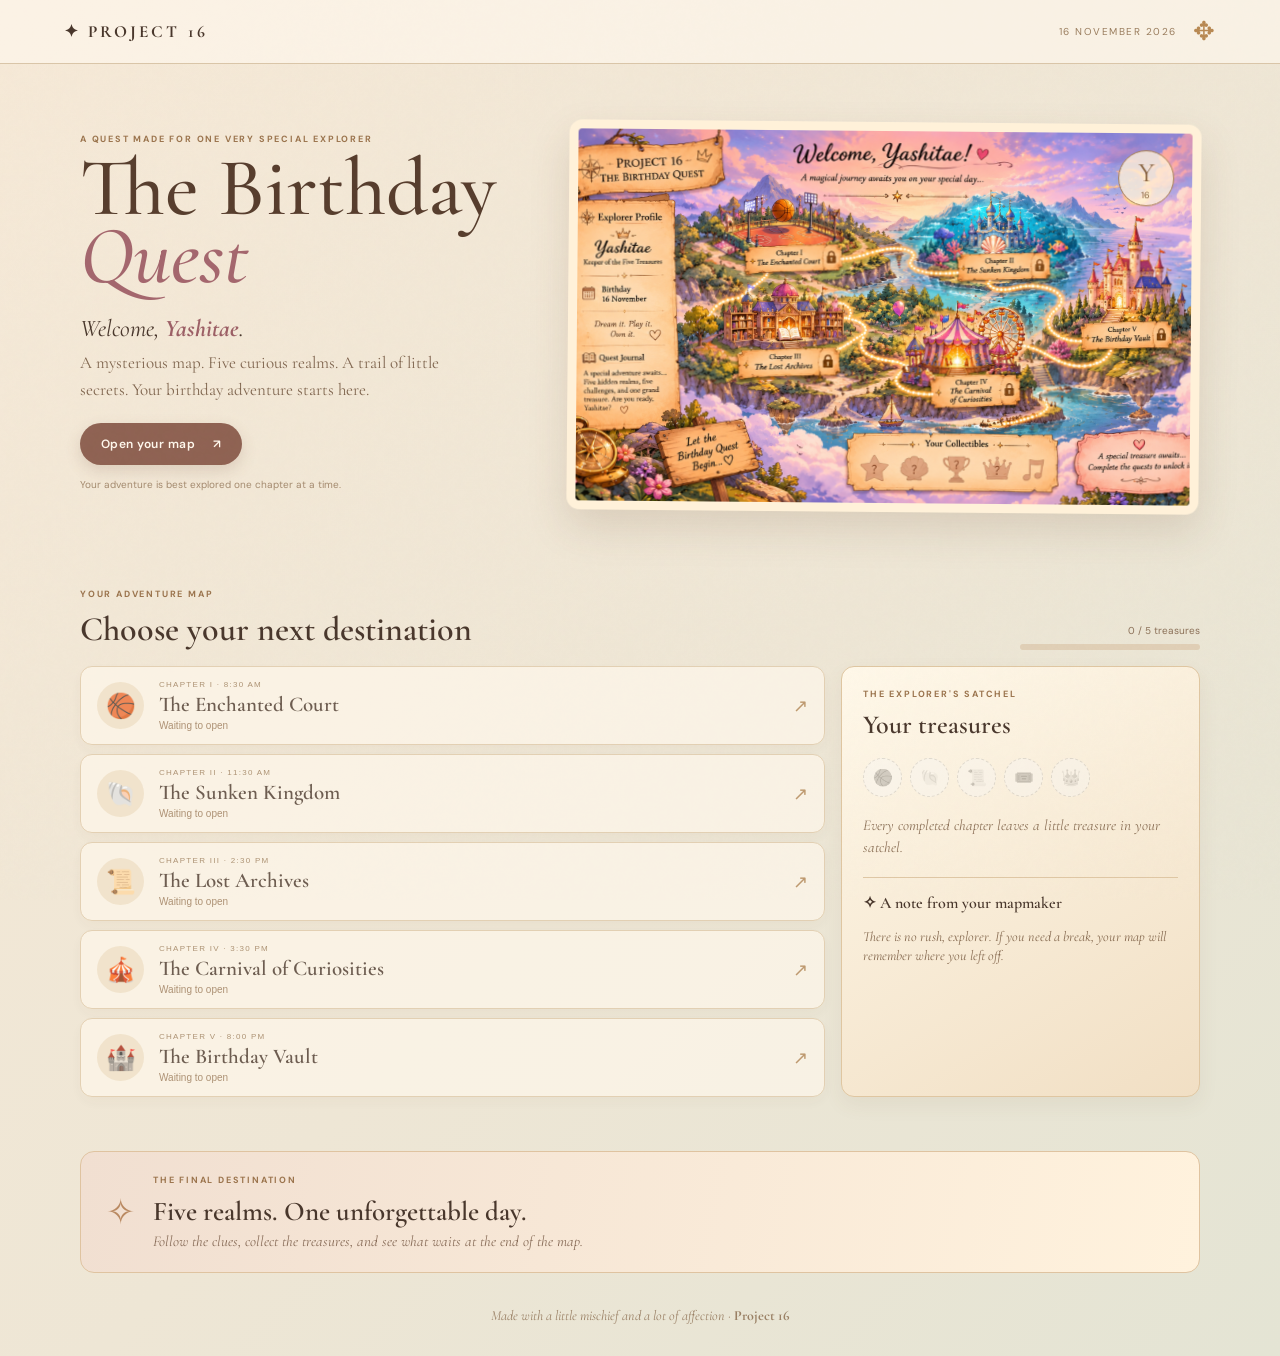
<file: index.html>
<!doctype html>
<html lang="en">
<head>
<meta charset="utf-8"><meta name="viewport" content="width=device-width,initial-scale=1">
<meta name="theme-color" content="#f5e8d3">
<title>Project 16 · The Birthday Quest</title>
<link rel="stylesheet" href="style.css">
</head>
<body>
<div class="grain"></div>
<header class="bar"><div class="brand">✦ PROJECT 16</div><div class="bar-right"><span>16 NOVEMBER 2026</span><b>✥</b></div></header>
<main>
<section class="hero">
  <div class="hero-copy">
    <p class="kicker">A QUEST MADE FOR ONE VERY SPECIAL EXPLORER</p>
    <h1>The Birthday<br><em>Quest</em></h1>
    <p class="hello">Welcome, <strong>Yashitae</strong>.</p>
    <p class="intro">A mysterious map. Five curious realms. A trail of little secrets. Your birthday adventure starts here.</p>
    <button class="primary" id="begin">Open your map <span>↗</span></button>
    <p class="tiny">Your adventure is best explored one chapter at a time.</p>
  </div>
  <div class="hero-art">
    <img src="file_0000000020a08208ab162e3a83775fb3.png" alt="Illustrated storybook treasure map" onerror="this.style.display='none'">
    <div class="art-fallback"><span>✧</span><strong>A MAP OF<br>FIVE REALMS</strong><small>Follow the stars. Find the treasure.</small></div>
    <div class="map-stamp">Y<br><small>16</small></div>
  </div>
</section>

<section class="map-section" id="map">
  <div class="section-top"><div><p class="kicker">YOUR ADVENTURE MAP</p><h2>Choose your next destination</h2></div><div class="progress"><span id="progressText">0 / 5 treasures</span><div class="track"><i id="progressFill"></i></div></div></div>
  <div class="map-layout">
    <div class="realm-list">
      <button class="realm" data-id="court"><span class="realm-emoji">🏀</span><span><small>CHAPTER I · 8:30 AM</small><b>The Enchanted Court</b><em id="status-court">Waiting to open</em></span><span class="realm-arrow">↗</span></button>
      <button class="realm" data-id="ocean"><span class="realm-emoji">🐚</span><span><small>CHAPTER II · 11:30 AM</small><b>The Sunken Kingdom</b><em id="status-ocean">Waiting to open</em></span><span class="realm-arrow">↗</span></button>
      <button class="realm" data-id="archives"><span class="realm-emoji">📜</span><span><small>CHAPTER III · 2:30 PM</small><b>The Lost Archives</b><em id="status-archives">Waiting to open</em></span><span class="realm-arrow">↗</span></button>
      <button class="realm" data-id="carnival"><span class="realm-emoji">🎪</span><span><small>CHAPTER IV · 3:30 PM</small><b>The Carnival of Curiosities</b><em id="status-carnival">Waiting to open</em></span><span class="realm-arrow">↗</span></button>
      <button class="realm" data-id="vault"><span class="realm-emoji">🏰</span><span><small>CHAPTER V · 8:00 PM</small><b>The Birthday Vault</b><em id="status-vault">Waiting to open</em></span><span class="realm-arrow">↗</span></button>
    </div>
    <aside class="inventory">
      <p class="kicker">THE EXPLORER'S SATCHEL</p><h3>Your treasures</h3>
      <div class="tokens"><span id="token-court">🏀</span><span id="token-ocean">🐚</span><span id="token-archives">📜</span><span id="token-carnival">🎟️</span><span id="token-vault">👑</span></div>
      <p>Every completed chapter leaves a little treasure in your satchel.</p>
      <div class="note"><b>✧ A note from your mapmaker</b><p>There is no rush, explorer. If you need a break, your map will remember where you left off.</p></div>
    </aside>
  </div>
</section>
<section class="footer-card"><span>✧</span><div><p class="kicker">THE FINAL DESTINATION</p><h2>Five realms. One unforgettable day.</h2><p>Follow the clues, collect the treasures, and see what waits at the end of the map.</p></div></section>
<footer>Made with a little mischief and a lot of affection · <b>Project 16</b></footer>
</main>

<div class="modal" id="modal" aria-hidden="true"><div class="dialog">
<button class="x" id="close" aria-label="Close">×</button><p class="kicker" id="modalKicker">CHAPTER</p><div class="modal-emoji" id="modalEmoji">✦</div><h2 id="modalTitle">A new adventure</h2><p class="modal-sub" id="modalSub"></p><div id="gameArea"></div><p class="modal-feedback" id="feedback"></p><button class="primary" id="continue" hidden>Collect treasure</button>
</div></div>
<div class="toast" id="toast"></div>
<div class="preview" id="preview">TEST MODE · chapters open for testing. Remove ?preview=1 before publishing.</div>
<script src="script.js?v=3"></script>
</body></html>
</file>
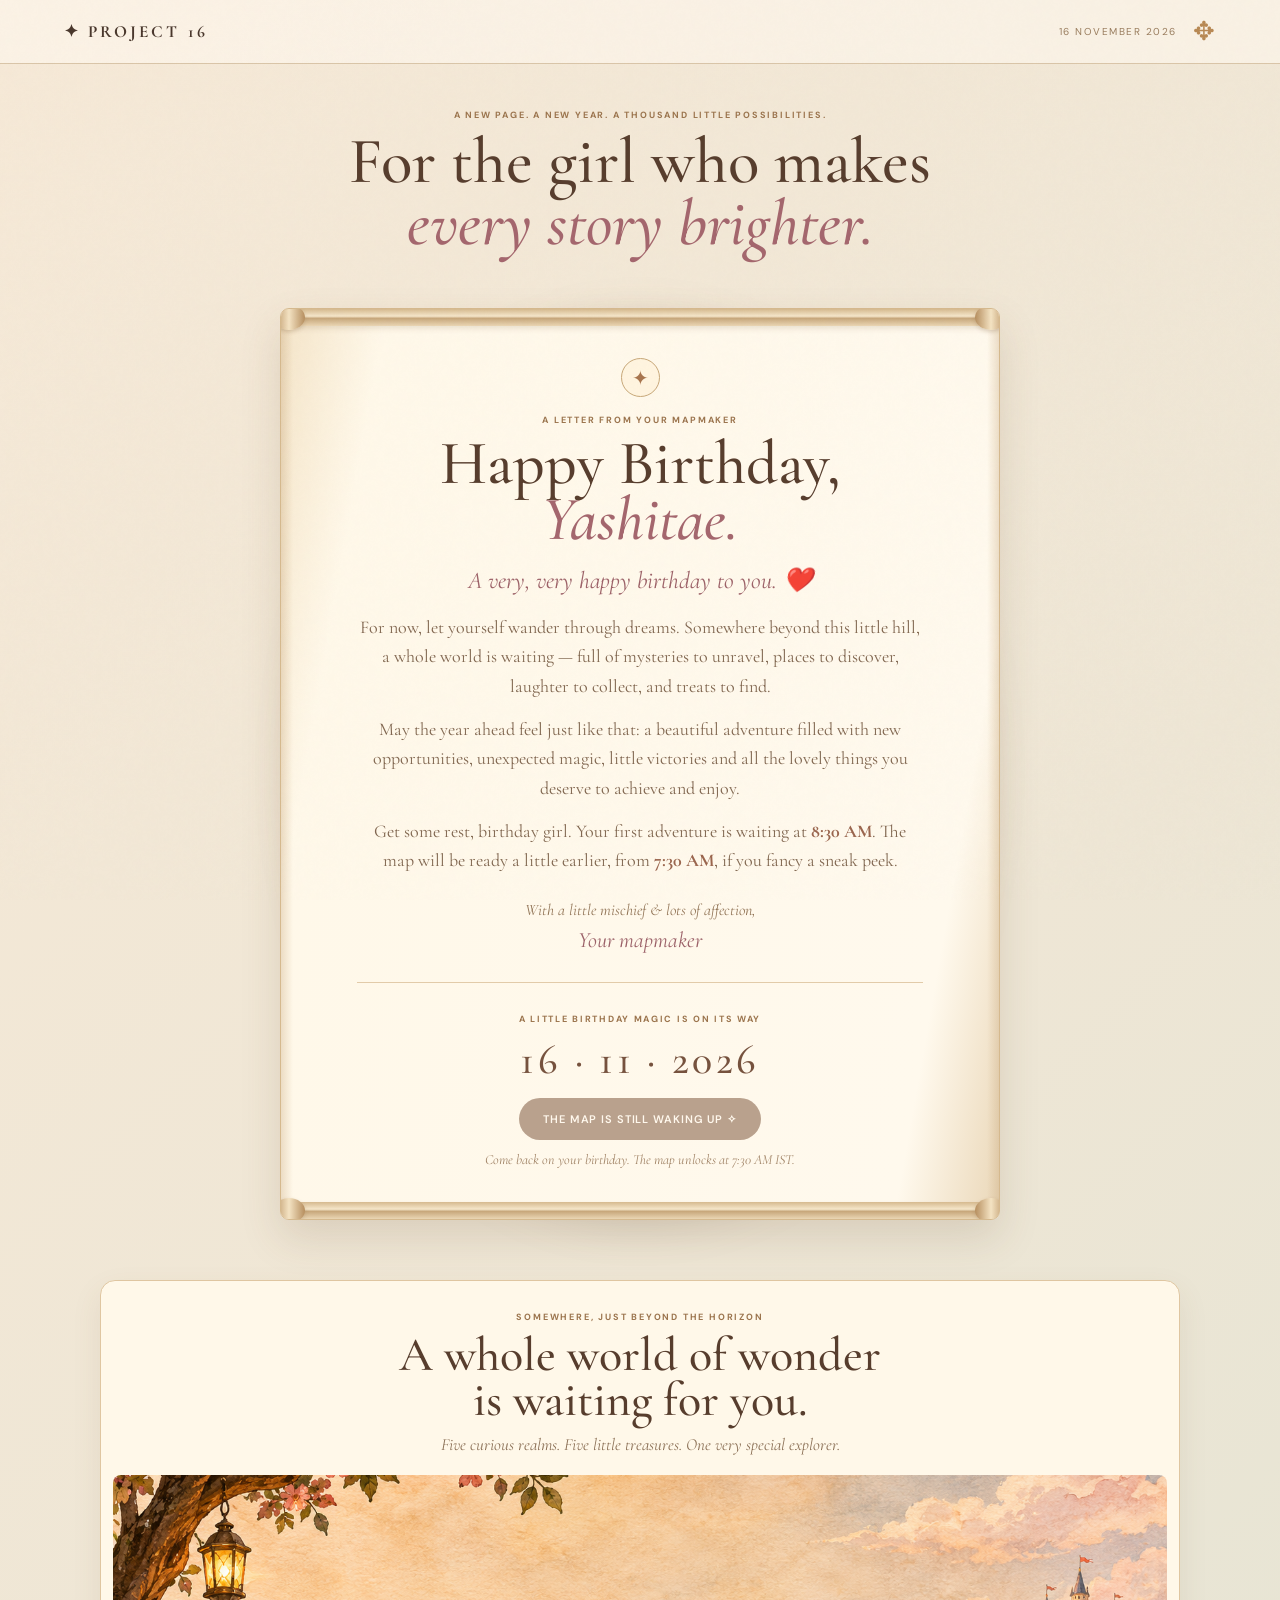
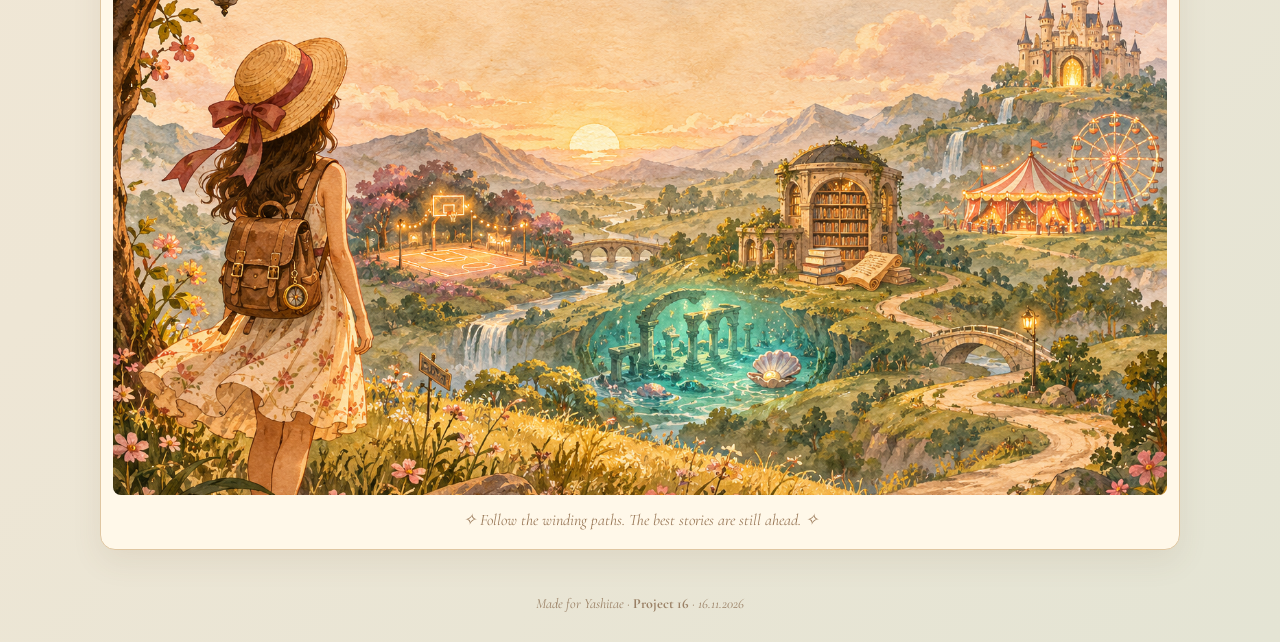
<file: welcome.html>
<!doctype html>
<html lang="en">
<head>
  <meta charset="utf-8">
  <meta name="viewport" content="width=device-width, initial-scale=1">
  <meta name="theme-color" content="#f5e8d3">
  <title>A little birthday beginning · Project 16</title>
  <link rel="preconnect" href="https://fonts.googleapis.com">
  <link rel="preconnect" href="https://fonts.gstatic.com" crossorigin>
  <link href="https://fonts.googleapis.com/css2?family=Cormorant+Garamond:wght@400;500;600;700&family=DM+Sans:wght@400;500;600;700&display=swap" rel="stylesheet">
  <link rel="stylesheet" href="welcome.css">
</head>
<body>
  <div class="grain" aria-hidden="true"></div>
  <header class="bar"><div class="brand">✦ PROJECT 16</div><div class="bar-right"><span>16 NOVEMBER 2026</span><b>✥</b></div></header>
  <main>
    <section class="intro-line"><p class="kicker">A NEW PAGE. A NEW YEAR. A THOUSAND LITTLE POSSIBILITIES.</p><h1>For the girl who makes<br><em>every story brighter.</em></h1></section>
    <section class="scroll-stage" aria-label="Birthday letter">
      <div class="scroll-shadow"></div>
      <article class="parchment" id="parchment">
        <div class="roll roll-top"><i></i></div>
        <div class="paper-content">
          <div class="seal">✦</div>
          <p class="kicker">A LETTER FROM YOUR MAPMAKER</p>
          <h2>Happy Birthday,<br><em>Yashitae.</em></h2>
          <p class="wish">A very, very happy birthday to you. ❤️</p>
          <p class="body-copy">For now, let yourself wander through dreams. Somewhere beyond this little hill, a whole world is waiting — full of mysteries to unravel, places to discover, laughter to collect, and treats to find.</p>
          <p class="body-copy">May the year ahead feel just like that: a beautiful adventure filled with new opportunities, unexpected magic, little victories and all the lovely things you deserve to achieve and enjoy.</p>
          <p class="body-copy">Get some rest, birthday girl. Your first adventure is waiting at <strong>8:30 AM</strong>. The map will be ready a little earlier, from <strong>7:30 AM</strong>, if you fancy a sneak peek.</p>
          <div class="signature">With a little mischief & lots of affection,<br><span>Your mapmaker</span></div>
          <div class="gate" id="gate" aria-live="polite">
            <p class="gate-label" id="gateLabel">THE ADVENTURE BEGINS SOON</p>
            <div class="countdown" id="countdown">07:30:00</div>
            <button class="primary" id="enterButton" disabled>THE MAP IS STILL WAKING UP <span>✧</span></button>
            <p class="gate-note" id="gateNote">Your map opens at 7:30 AM · 16 November</p>
          </div>
        </div>
        <div class="roll roll-bottom"><i></i></div>
      </article>
    </section>
    <section class="landscape-card">
      <div class="landscape-heading"><p class="kicker">SOMEWHERE, JUST BEYOND THE HORIZON</p><h2>A whole world of wonder<br>is waiting for you.</h2><p>Five curious realms. Five little treasures. One very special explorer.</p></div>
      <img src="adventure-land.png" alt="A girl in a sunhat and sundress with a backpack looking across a storybook valley with a basketball court, sunken ruins, library, carnival and castle">
      <div class="caption">✧ Follow the winding paths. The best stories are still ahead. ✧</div>
    </section>
    <footer>Made for Yashitae · <b>Project 16</b> · 16.11.2026</footer>
  </main>
  <script src="welcome.js"></script>
</body>
</html>
</file>
<file: style.css>
@import url('https://fonts.googleapis.com/css2?family=Cormorant+Garamond:wght@400;500;600;700&family=DM+Sans:wght@400;500;600;700&display=swap');
:root{--ink:#49372c;--muted:#8b715b;--paper:#fff8ed;--gold:#b88750;--rose:#a96970;--line:#e5cfb0}
*{box-sizing:border-box}body{margin:0;background:linear-gradient(135deg,#f6e9d7,#eee6d5 55%,#e4e4d4);color:var(--ink);font-family:'DM Sans',sans-serif}.grain{position:fixed;inset:0;pointer-events:none;opacity:.12;background-image:url("data:image/svg+xml,%3Csvg viewBox='0 0 160 160' xmlns='http://www.w3.org/2000/svg'%3E%3Cfilter id='n'%3E%3CfeTurbulence type='fractalNoise' baseFrequency='.7' numOctaves='3' stitchTiles='stitch'/%3E%3C/filter%3E%3Crect width='100%25' height='100%25' filter='url(%23n)' opacity='.15'/%3E%3C/svg%3E")}
.bar{height:64px;padding:0 clamp(18px,5vw,72px);display:flex;align-items:center;justify-content:space-between;border-bottom:1px solid #d9c5a8;background:#fff9ef99;position:relative;z-index:1}.brand{font:700 17px 'Cormorant Garamond',serif;letter-spacing:.18em}.bar-right{display:flex;align-items:center;gap:16px;color:#997c5d;font-size:10px;letter-spacing:.15em}.bar-right b{font:26px serif;color:#b88953}
main{width:min(1120px,calc(100% - 36px));margin:auto}.hero{display:grid;grid-template-columns:.83fr 1.17fr;gap:40px;align-items:center;padding:58px 0 46px}.kicker{font-size:9px;letter-spacing:.2em;font-weight:700;color:#9b744d;margin:0 0 9px}.hero h1{font:500 clamp(48px,7vw,82px)/.83 'Cormorant Garamond',serif;margin:0;color:#573d2d}.hero h1 em{font-weight:500;color:#a4666d}.hello{font:italic 24px 'Cormorant Garamond',serif;margin:24px 0 6px}.hello strong{color:#9c5f65}.intro{font:17px/1.6 'Cormorant Garamond',serif;color:#80664f;max-width:390px;margin:0 0 20px}.primary{border:0;background:#8f6252;color:#fff8ed;border-radius:99px;padding:13px 21px;font:600 12px 'DM Sans',sans-serif;letter-spacing:.04em;cursor:pointer;box-shadow:0 6px 15px #805a4830;transition:.2s}.primary:hover{transform:translateY(-2px);background:#744d43}.primary span{padding-left:14px}.tiny{font-size:10px;color:#a48a6e;margin-top:13px}.hero-art{height:390px;position:relative;border:9px solid #fff1d9;border-radius:13px;background:#e6d1ad;box-shadow:0 18px 40px #62452a26;overflow:hidden;transform:rotate(.5deg)}.hero-art img{width:100%;height:100%;object-fit:cover;display:block}.art-fallback{display:none;position:absolute;inset:0;align-items:center;justify-content:center;flex-direction:column;text-align:center;background:radial-gradient(circle at 50% 40%,#f7e8c9,#d7c19d);color:#785638;font:600 30px 'Cormorant Garamond',serif;letter-spacing:.08em}.art-fallback span{font-size:42px}.art-fallback small{font:italic 16px 'Cormorant Garamond',serif;margin-top:12px}.map-stamp{position:absolute;right:18px;top:17px;width:56px;height:56px;border:1px solid #a77d50;border-radius:50%;display:grid;place-content:center;text-align:center;background:#fff1d9cc;color:#855f3c;font:27px 'Cormorant Garamond',serif}.map-stamp small{font:9px 'DM Sans',sans-serif}
.map-section{padding:30px 0 20px}.section-top{display:flex;align-items:end;justify-content:space-between;gap:20px;margin-bottom:16px}.section-top h2{font:600 34px 'Cormorant Garamond',serif;margin:0}.progress{width:180px;color:#8b7057;font-size:10px;text-align:right}.track{height:6px;background:#e0cfb6;border-radius:9px;margin-top:7px;overflow:hidden}.track i{display:block;height:100%;width:0;background:linear-gradient(90deg,#b7824b,#d3ad72);transition:width .3s}.map-layout{display:grid;grid-template-columns:1.35fr .65fr;gap:16px}.realm-list{display:grid;gap:9px}.realm{display:flex;align-items:center;gap:15px;text-align:left;padding:13px 16px;border:1px solid #dfc9a9;border-radius:12px;background:#fff8ebd9;color:var(--ink);cursor:pointer;box-shadow:0 5px 15px #7250330c;transition:.2s}.realm:hover{transform:translateX(3px);border-color:#c59a65}.realm.locked{opacity:.78}.realm.ready{background:#fff7e7;border-color:#c69b66}.realm.done{background:#f7ecd2;border-color:#b99158}.realm-emoji{width:47px;height:47px;border-radius:50%;display:grid;place-items:center;background:#f1e2c9;font-size:24px;flex-shrink:0}.realm span:nth-child(2){display:flex;flex-direction:column;gap:3px;flex:1}.realm small{font-size:8px;letter-spacing:.16em;color:#9a7b59}.realm b{font:600 21px 'Cormorant Garamond',serif}.realm em{font-style:normal;font-size:10px;color:#9a7959}.realm-arrow{font-size:18px;color:#b18554}.inventory{border:1px solid #dfc6a1;border-radius:13px;padding:21px;background:linear-gradient(150deg,#fff8e9,#f1dfc4);box-shadow:0 8px 20px #75523512}.inventory h3{font:600 26px 'Cormorant Garamond',serif;margin:0}.tokens{display:flex;flex-wrap:wrap;gap:8px;margin:18px 0}.tokens span{width:39px;height:39px;display:grid;place-items:center;border:1px dashed #c6a980;border-radius:50%;background:#fff4df;filter:grayscale(1);opacity:.35}.tokens span.found{filter:none;opacity:1;border-style:solid;box-shadow:0 3px 9px #a27d4c25}.inventory>p:not(.kicker){font:italic 15px/1.45 'Cormorant Garamond',serif;color:#8b7056}.note{border-top:1px solid #dfc7a4;padding-top:14px;margin-top:18px}.note b{font:600 16px 'Cormorant Garamond',serif}.note p{font:italic 14px/1.4 'Cormorant Garamond',serif;color:#866a50;margin-bottom:0}
.footer-card{margin:34px 0 12px;padding:22px 25px;display:flex;align-items:center;gap:18px;border:1px solid #dfc3a0;border-radius:14px;background:linear-gradient(100deg,#f1dfd1,#fff2dd)}.footer-card>span{font-size:35px;color:#b98961}.footer-card h2{font:600 27px 'Cormorant Garamond',serif;margin:0}.footer-card p:last-child{font:italic 15px 'Cormorant Garamond',serif;color:#876b57;margin:4px 0 0}footer{text-align:center;padding:22px 0 32px;color:#9a8065;font:italic 14px 'Cormorant Garamond',serif}footer b{font-style:normal}
.modal{position:fixed;inset:0;background:#3f3029a6;z-index:5;display:none;align-items:center;justify-content:center;padding:16px}.modal.open{display:flex}.dialog{width:min(560px,100%);max-height:92vh;overflow:auto;position:relative;border:1px solid #d7b98e;border-radius:17px;padding:28px;background:linear-gradient(145deg,#fff9ed,#f1dfc4);box-shadow:0 25px 70px #0004;text-align:center}.x{position:absolute;right:14px;top:9px;border:0;background:none;font-size:29px;color:#896b4e;cursor:pointer}.modal-emoji{font-size:42px;margin:8px}.dialog h2{font:600 34px 'Cormorant Garamond',serif;margin:0}.modal-sub{font-size:10px;letter-spacing:.13em;color:#997957}.game-copy{font:17px/1.5 'Cormorant Garamond',serif;color:#72563f;margin:13px 0}.game-box{background:#fff9edaa;border:1px solid #e0c9a6;border-radius:13px;padding:17px;margin:14px 0}.game-box h3{font:600 21px 'Cormorant Garamond',serif;margin:0 0 8px}.game-btn{border:1px solid #c9a779;border-radius:99px;background:#fff5e4;color:#705139;padding:10px 14px;margin:5px;cursor:pointer;font:600 12px 'DM Sans',sans-serif}.game-btn:hover,.game-btn.selected{background:#ead5b5}.game-btn:disabled{opacity:.5;cursor:default}.court-ball{font-size:65px;display:block;animation:bounce 1s infinite alternate}@keyframes bounce{to{transform:translateY(-9px)}}.score{font:600 14px 'DM Sans',sans-serif;color:#8d624e}.find-grid{display:grid;grid-template-columns:repeat(3,1fr);gap:8px}.find-item{min-height:65px;border:1px dashed #c5a67c;border-radius:10px;background:#e9f0e7;font-size:26px;cursor:pointer}.find-item.found{background:#d9e8d5;border-style:solid;opacity:.65}.memory-photo{width:100%;max-height:190px;object-fit:cover;border-radius:10px;margin:8px 0}.memory-photo[hidden]{display:none}.question{font:600 18px 'Cormorant Garamond',serif;margin:9px 0}.feedback{min-height:22px;font-size:12px;color:#8b6548}.modal-feedback{font:italic 15px 'Cormorant Garamond',serif;color:#916d4c;min-height:20px}.toast{position:fixed;bottom:20px;left:50%;transform:translate(-50%,20px);opacity:0;pointer-events:none;background:#654a3b;color:#fff6e9;padding:11px 17px;border-radius:99px;font-size:11px;z-index:9;transition:.25s}.toast.show{opacity:1;transform:translate(-50%,0)}.preview{display:none;position:fixed;bottom:8px;left:50%;transform:translateX(-50%);background:#624c3d;color:white;border-radius:99px;padding:8px 13px;font-size:9px;z-index:10;white-space:nowrap}
@media(max-width:780px){.hero{grid-template-columns:1fr;gap:22px;padding:36px 0 25px}.hero-copy{text-align:center}.intro{margin-left:auto;margin-right:auto}.hero-art{height:300px}.map-layout{grid-template-columns:1fr}.inventory{order:-1}.tokens{margin:10px 0}.section-top{align-items:start;flex-direction:column}.progress{width:100%;text-align:left}}
@media(max-width:500px){.bar{height:55px;padding:0 15px}.brand{font-size:14px}.bar-right{font-size:8px}.hero h1{font-size:58px}.hero-art{height:235px;border-width:6px}.section-top h2{font-size:30px}.realm{padding:11px;gap:11px}.realm b{font-size:19px}.realm-emoji{width:42px;height:42px}.footer-card{padding:17px}.footer-card h2{font-size:23px}.dialog{padding:25px 16px}.preview{white-space:normal;text-align:center;width:95%}}
.memory-photo{display:block;width:100%;max-height:260px;object-fit:contain;border-radius:14px;margin:16px auto;background:#f7eddd}.birthday-letter{text-align:left;background:#fff9ee;border:1px solid #d7bda0;padding:18px 20px;border-radius:16px;line-height:1.75}.birthday-letter p{margin:0 0 12px}.birthday-letter p:last-child{margin-bottom:0}
.play-canvas{display:block;width:100%;max-width:340px;height:auto;margin:8px auto 14px;border:1px solid #d9c4a5;border-radius:13px;touch-action:none;background:#e7eee7}.ocean-canvas{max-width:300px}.dpad{display:flex;flex-direction:column;align-items:center;gap:5px;margin:10px auto}.dpad>div{display:flex;gap:7px}.dpad button{width:48px;height:43px;border:1px solid #c9a779;border-radius:12px;background:#fff5e4;color:#705139;font-size:20px;touch-action:none;user-select:none}
</file>
<file: welcome.css>
:root{--ink:#49372c;--muted:#8b715b;--paper:#fff8ed;--gold:#b88750;--rose:#a96970;--line:#e5cfb0}
*{box-sizing:border-box}html{scroll-behavior:smooth}body{margin:0;background:linear-gradient(135deg,#f6e9d7,#eee6d5 55%,#e4e4d4);color:var(--ink);font-family:'DM Sans',sans-serif}.grain{position:fixed;inset:0;pointer-events:none;opacity:.12;z-index:5;background-image:url("data:image/svg+xml,%3Csvg viewBox='0 0 160 160' xmlns='http://www.w3.org/2000/svg'%3E%3Cfilter id='n'%3E%3CfeTurbulence type='fractalNoise' baseFrequency='.7' numOctaves='3' stitchTiles='stitch'/%3E%3C/filter%3E%3Crect width='100%25' height='100%25' filter='url(%23n)' opacity='.15'/%3E%3C/svg%3E")}.bar{height:64px;padding:0 clamp(18px,5vw,72px);display:flex;align-items:center;justify-content:space-between;border-bottom:1px solid #d9c5a8;background:#fff9ef99}.brand{font:700 17px 'Cormorant Garamond',serif;letter-spacing:.18em}.bar-right{display:flex;align-items:center;gap:16px;color:#997c5d;font-size:10px;letter-spacing:.15em}.bar-right b{font:26px serif;color:#b88953}main{width:min(1080px,calc(100% - 34px));margin:auto}.intro-line{text-align:center;padding:45px 0 12px}.kicker{font-size:9px;letter-spacing:.2em;font-weight:700;color:#9b744d;margin:0 0 10px}.intro-line h1{font:500 clamp(39px,6vw,65px)/.96 'Cormorant Garamond',serif;margin:0;color:#573d2d}.intro-line h1 em,.paper-content h2 em{font-weight:500;color:#a4666d}.scroll-stage{position:relative;max-width:760px;margin:24px auto 44px;padding:16px 20px}.scroll-shadow{position:absolute;inset:35px 6% 20px;background:#6e50312b;filter:blur(25px);border-radius:50%}.parchment{position:relative;background:linear-gradient(100deg,#f4e4c8,#fff8e9 12%,#fff9ed 88%,#ead7b8);border:1px solid #d5b98e;border-radius:9px;padding:0 28px;box-shadow:0 18px 40px #62452a25;transform-origin:top center;animation:unfurl 1.35s cubic-bezier(.2,.75,.2,1) both;overflow:hidden}.parchment:before,.parchment:after{content:"";position:absolute;top:0;bottom:0;width:12px;background:linear-gradient(90deg,#c6a57955,transparent);pointer-events:none}.parchment:before{left:0}.parchment:after{right:0;transform:scaleX(-1)}@keyframes unfurl{0%{clip-path:inset(0 0 48% 0);transform:perspective(900px) rotateX(-9deg) scaleY(.35);opacity:.3}65%{clip-path:inset(0);transform:perspective(900px) rotateX(1deg) scaleY(1.02);opacity:1}100%{transform:perspective(900px) rotateX(0) scaleY(1);opacity:1}}.roll{height:17px;margin:0 -28px;background:linear-gradient(#d5b98e,#f5e6ca 42%,#c7a77b 55%,#ead6b4);box-shadow:0 3px 5px #6c4c2922;position:relative;z-index:1}.roll:before,.roll:after{content:"";position:absolute;top:-4px;width:32px;height:25px;border-radius:50%;background:linear-gradient(90deg,#b68e5e,#f4e3c3,#b68e5e);box-shadow:0 2px 4px #76532b33}.roll:before{left:-8px}.roll:after{right:-8px}.paper-content{padding:32px clamp(6px,5vw,48px) 30px;text-align:center}.seal{width:39px;height:39px;display:grid;place-items:center;border:1px solid #c8a879;border-radius:50%;margin:0 auto 17px;color:#a8754d;font-size:20px;background:#fff4df}.paper-content h2{font:500 clamp(43px,6vw,62px)/.9 'Cormorant Garamond',serif;margin:8px 0 15px;color:#573d2d}.wish{font:italic 24px 'Cormorant Garamond',serif;color:#9d6268;margin:18px 0}.body-copy{font:18px/1.65 'Cormorant Garamond',serif;color:#80664f;max-width:590px;margin:13px auto}.body-copy strong{color:#9a654d}.signature{font:italic 16px/1.55 'Cormorant Garamond',serif;color:#927557;margin:22px 0 25px}.signature span{font-size:22px;color:#9c6269}.gate{border-top:1px solid #e2cba9;padding:21px 0 4px}.gate-label{font-size:9px;letter-spacing:.19em;font-weight:700;color:#9b744d}.countdown{font:500 clamp(29px,5vw,42px) 'Cormorant Garamond',serif;color:#76523e;letter-spacing:.08em;margin:7px 0 13px}.primary{border:0;background:#8f6252;color:#fff8ed;border-radius:99px;padding:14px 24px;font:600 11px 'DM Sans',sans-serif;letter-spacing:.08em;cursor:pointer;box-shadow:0 6px 15px #805a4830;transition:.2s}.primary span{padding-left:13px}.primary:hover:not(:disabled){transform:translateY(-2px);background:#744d43}.primary:disabled{background:#b9a18d;cursor:not-allowed;box-shadow:none}.gate-note{font:italic 14px 'Cormorant Garamond',serif;color:#a18467;margin:11px 0 0}.landscape-card{position:relative;margin:0 auto 35px;padding:12px;border:1px solid #dfc6a1;border-radius:15px;background:#fff8e9;box-shadow:0 12px 30px #75523518;overflow:hidden}.landscape-card img{display:block;width:100%;height:auto;max-height:620px;object-fit:cover;border-radius:8px}.landscape-heading{text-align:center;padding:18px 8px 20px}.landscape-heading h2{font:500 clamp(32px,5vw,48px)/.95 'Cormorant Garamond',serif;margin:0;color:#573d2d}.landscape-heading>p:last-child{font:italic 17px 'Cormorant Garamond',serif;color:#8b7056;margin:10px 0 0}.caption{text-align:center;padding:15px 5px 7px;font:italic 16px 'Cormorant Garamond',serif;color:#9a7959}footer{text-align:center;padding:10px 0 30px;color:#9a8065;font:italic 14px 'Cormorant Garamond',serif}footer b{font-style:normal}@media(max-width:600px){.bar{height:55px;padding:0 15px}.brand{font-size:14px}.bar-right{font-size:8px}.intro-line{padding:34px 0 5px}.scroll-stage{padding:12px 2px;margin:15px auto 30px}.parchment{padding:0 17px}.roll{margin:0 -17px}.paper-content{padding:27px 5px 24px}.body-copy{font-size:17px}.wish{font-size:22px}.landscape-card{padding:7px}.landscape-card img{min-height:250px;object-fit:cover}.gate{padding-top:18px}.primary{max-width:100%;padding:14px 17px;font-size:10px}}
@media(prefers-reduced-motion:reduce){*,*:before,*:after{animation-duration:.01ms!important;animation-iteration-count:1!important;scroll-behavior:auto!important}}
</file>
